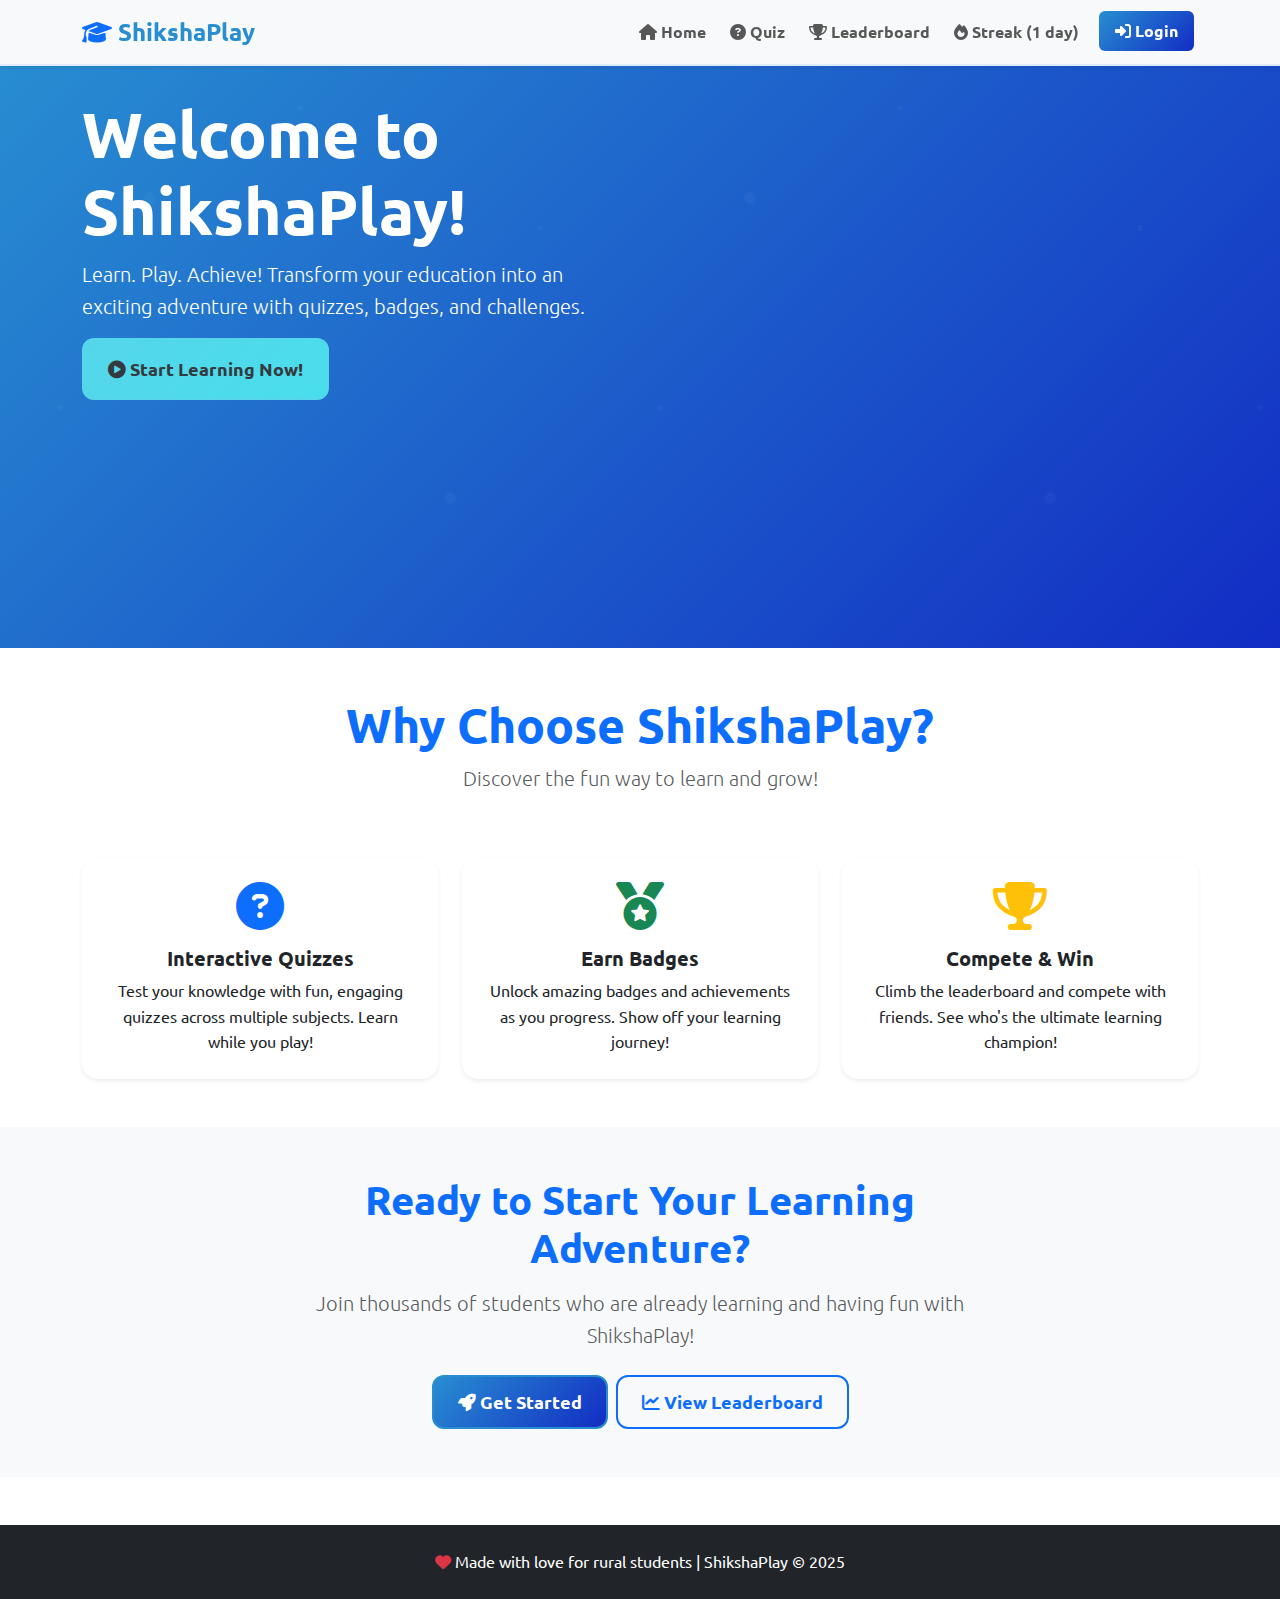
<file: index.html>
<!DOCTYPE html>
<html lang="en">
<head>
    <meta charset="UTF-8">
    <meta name="viewport" content="width=device-width, initial-scale=1.0">
    <title>ShikshaPlay - Learn. Play. Achieve!</title>
    
    <!-- Bootstrap 5 CSS -->
    <link href="https://cdn.jsdelivr.net/npm/bootstrap@5.3.2/dist/css/bootstrap.min.css" rel="stylesheet">
    <!-- Font Awesome -->
    <link rel="stylesheet" href="https://cdnjs.cloudflare.com/ajax/libs/font-awesome/6.4.0/css/all.min.css">
    <!-- Animate.css -->
    <link rel="stylesheet" href="https://cdnjs.cloudflare.com/ajax/libs/animate.css/4.1.1/animate.min.css">
    <!-- Google Fonts (Ubuntu) -->
    <link href="https://fonts.googleapis.com/css2?family=Ubuntu:wght@400;700&display=swap" rel="stylesheet">
    <!-- Custom CSS -->
    <link rel="stylesheet" href="css/style.css">
</head>
<body>
    <!-- Header Component -->
    <header id="header-component">
        <nav class="navbar navbar-expand-lg navbar-light bg-light fixed-top">
            <div class="container">
                <a class="navbar-brand fw-bold" href="index.html">
                    <i class="fas fa-graduation-cap text-primary"></i>
                    ShikshaPlay
                </a>
                
                <button class="navbar-toggler" type="button" data-bs-toggle="collapse" data-bs-target="#navbarNav">
                    <span class="navbar-toggler-icon"></span>
                </button>
                
                <div class="collapse navbar-collapse" id="navbarNav">
                    <ul class="navbar-nav ms-auto">
                        <li class="nav-item">
                            <a class="nav-link" href="index.html"><i class="fas fa-home"></i> Home</a>
                        </li>
                        <li class="nav-item">
                            <a class="nav-link" href="quiz.html"><i class="fas fa-question-circle"></i> Quiz</a>
                        </li>
                        <li class="nav-item">
                            <a class="nav-link" href="leaderboard.html"><i class="fas fa-trophy"></i> Leaderboard</a>
                        </li>
                        <li class="nav-item">
                            <span class="nav-link"><i class="fas fa-fire"></i> Streak (1 day)</span>
                        </li>
                        </li>
                        <li class="nav-item" id="auth-nav">
                            <a class="nav-link btn btn-primary text-white px-3 ms-2" href="login.html">
                                <i class="fas fa-sign-in-alt"></i> Login
                            </a>
                        </li>
                        <li class="nav-item d-none" id="user-profile">
                            <div class="nav-link">
                                <span class="badge bg-success me-2" id="user-points">0 points</span>
                                <span id="user-name">Student</span>
                                <button class="btn btn-sm btn-outline-danger ms-2" onclick="logout()">
                                    <i class="fas fa-sign-out-alt"></i>
                                </button>
                            </div>
                        </li>
                    </ul>
                </div>
            </div>
        </nav>
    </header>

    <!-- Main Content -->
    <main>
        <!-- Hero Section -->
        <section class="hero-section bg-primary text-white py-5 mt-5">
            <div class="container">
                <div class="row align-items-center">
                    <div class="col-lg-6">
                        <h1 class="display-4 fw-bold animate__animated animate__fadeInLeft">
                            <span style="font-size: 4rem;">Welcome to ShikshaPlay!</span>
                        </h1>
                        <p class="lead animate__animated animate__fadeInLeft animate__delay-1s">
                            Learn. Play. Achieve! Transform your education into an exciting adventure with quizzes, badges, and challenges.
                        </p>
                        <button class="btn btn-warning btn-lg px-4 py-3 animate__animated animate__pulse animate__infinite" 
                                onclick="startLearning()">
                            <i class="fas fa-play-circle"></i> Start Learning Now!
                        </button>
                    </div>
                    <div class="col-lg-6 text-center">
                        <!-- Photo removed from right side -->
                    </div>
                </div>
            </div>
        </section>

        <!-- Features Section -->
        <section class="features-section py-5">
            <div class="container">
                <div class="row text-center mb-5">
                    <div class="col-12">
                        <h2 class="display-5 fw-bold text-primary">Why Choose ShikshaPlay?</h2>
                        <p class="lead text-muted">Discover the fun way to learn and grow!</p>
                    </div>
                </div>
                
                <div class="row g-4">
                    <div class="col-md-4">
                        <div class="feature-card card h-100 shadow-sm hover-lift">
                            <div class="card-body text-center p-4">
                                <div class="feature-icon mb-3">
                                    <i class="fas fa-question-circle fa-3x text-primary"></i>
                                </div>
                                <h4 class="card-title">Interactive Quizzes</h4>
                                <p class="card-text">
                                    Test your knowledge with fun, engaging quizzes across multiple subjects. 
                                    Learn while you play!
                                </p>
                            </div>
                        </div>
                    </div>
                    
                    <div class="col-md-4">
                        <div class="feature-card card h-100 shadow-sm hover-lift">
                            <div class="card-body text-center p-4">
                                <div class="feature-icon mb-3">
                                    <i class="fas fa-medal fa-3x text-success"></i>
                                </div>
                                <h4 class="card-title">Earn Badges</h4>
                                <p class="card-text">
                                    Unlock amazing badges and achievements as you progress. 
                                    Show off your learning journey!
                                </p>
                            </div>
                        </div>
                    </div>
                    
                    <div class="col-md-4">
                        <div class="feature-card card h-100 shadow-sm hover-lift">
                            <div class="card-body text-center p-4">
                                <div class="feature-icon mb-3">
                                    <i class="fas fa-trophy fa-3x text-warning"></i>
                                </div>
                                <h4 class="card-title">Compete & Win</h4>
                                <p class="card-text">
                                    Climb the leaderboard and compete with friends. 
                                    See who's the ultimate learning champion!
                                </p>
                            </div>
                        </div>
                    </div>
                </div>
            </div>
        </section>

        <!-- Call to Action Section -->
        <section class="cta-section bg-light py-5">
            <div class="container text-center">
                <div class="row">
                    <div class="col-lg-8 mx-auto">
                        <h3 class="display-6 fw-bold text-primary mb-3">Ready to Start Your Learning Adventure?</h3>
                        <p class="lead text-muted mb-4">
                            Join thousands of students who are already learning and having fun with ShikshaPlay!
                        </p>
                        <div class="d-grid gap-2 d-md-flex justify-content-md-center">
                            <button class="btn btn-primary btn-lg px-4" onclick="startLearning()">
                                <i class="fas fa-rocket"></i> Get Started
                            </button>
                            <button class="btn btn-outline-primary btn-lg px-4" onclick="viewLeaderboard()">
                                <i class="fas fa-chart-line"></i> View Leaderboard
                            </button>
                        </div>
                    </div>
                </div>
            </div>
        </section>
    </main>

    <!-- Footer -->
    <footer class="bg-dark text-white py-4 mt-5">
        <div class="container text-center">
            <p class="mb-0">
                <i class="fas fa-heart text-danger"></i> 
                Made with love for rural students | ShikshaPlay &copy; 2025
            </p>
        </div>
    </footer>

    <!-- Bootstrap JS -->
    <script src="https://cdn.jsdelivr.net/npm/bootstrap@5.3.2/dist/js/bootstrap.bundle.min.js"></script>
    <!-- Custom JS -->
    <script src="js/data.js"></script>
    <script src="js/storage.js"></script>
    <script src="js/app.js"></script>
    <script src="js/auth.js"></script>
</body>
</html>
</file>
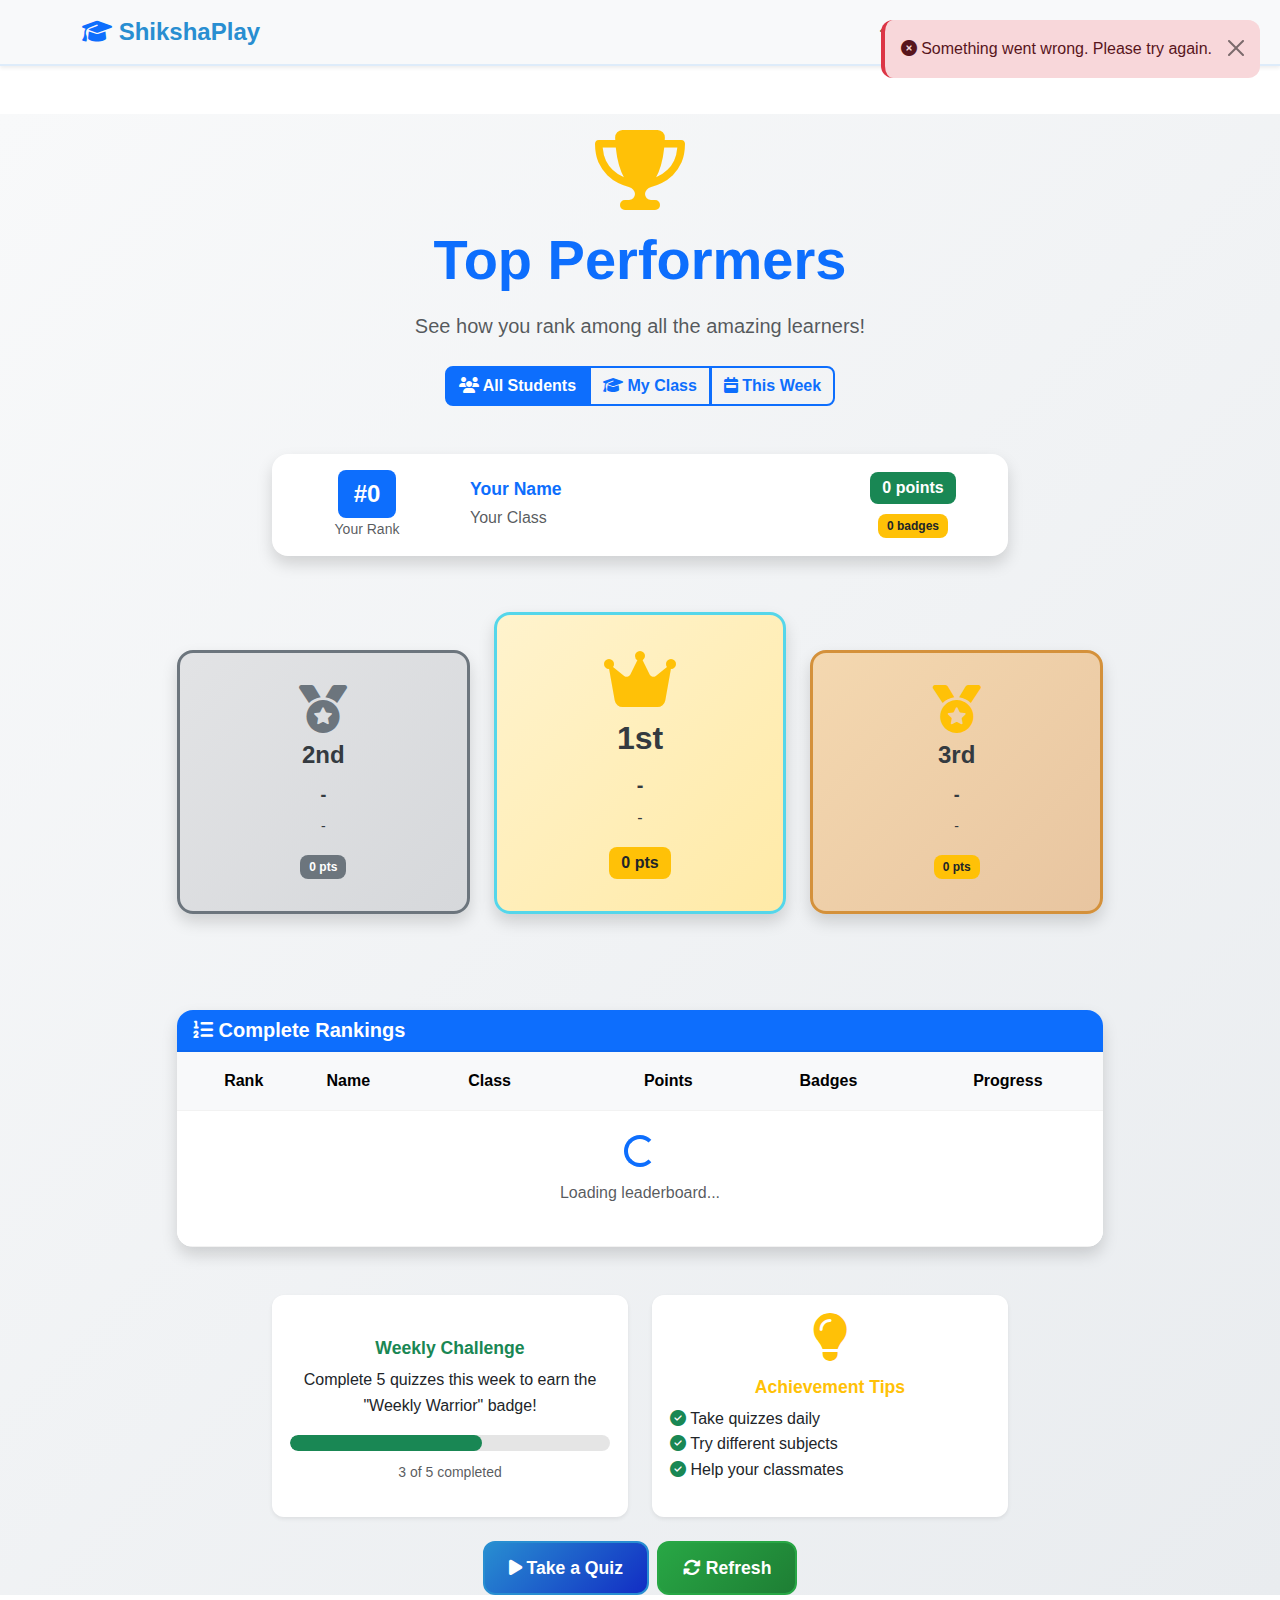
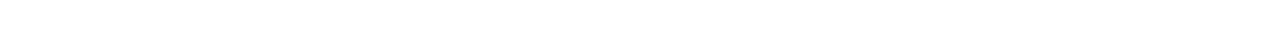
<file: leaderboard.html>
<!DOCTYPE html>
<html lang="en">
<head>
    <meta charset="UTF-8">
    <meta name="viewport" content="width=device-width, initial-scale=1.0">
    <title>Leaderboard - ShikshaPlay</title>
    
    <!-- Bootstrap 5 CSS -->
    <link href="https://cdn.jsdelivr.net/npm/bootstrap@5.3.2/dist/css/bootstrap.min.css" rel="stylesheet">
    <!-- Font Awesome -->
    <link rel="stylesheet" href="https://cdnjs.cloudflare.com/ajax/libs/font-awesome/6.4.0/css/all.min.css">
    <!-- Animate.css -->
    <link rel="stylesheet" href="https://cdnjs.cloudflare.com/ajax/libs/animate.css/4.1.1/animate.min.css">
    <!-- Custom CSS -->
    <link rel="stylesheet" href="css/style.css">
</head>
<body>
    <!-- Header Component -->
    <header id="header-component">
        <nav class="navbar navbar-expand-lg navbar-light bg-light">
            <div class="container">
                <a class="navbar-brand fw-bold" href="index.html">
                    <i class="fas fa-graduation-cap text-primary"></i>
                    ShikshaPlay
                </a>
                
                <div class="navbar-nav">
                    <a class="nav-link" href="index.html">
                        <i class="fas fa-home"></i> Home
                    </a>
                    <a class="nav-link" href="quiz.html">
                        <i class="fas fa-question-circle"></i> Quiz
                    </a>
                    <div class="nav-item">
                        <span class="nav-link">
                            <span class="badge bg-success me-2" id="userPoints">0 points</span>
                            <span id="currentUser">Student</span>
                        </span>
                    </div>
                </div>
            </div>
        </nav>
    </header>

    <!-- Main Content -->
    <main class="leaderboard-page mt-5 pt-3">
        <div class="container">
            <!-- Header Section -->
            <div class="row justify-content-center mb-5">
                <div class="col-lg-10">
                    <div class="text-center">
                        <div class="trophy-icon mb-3 animate__animated animate__bounce">
                            <i class="fas fa-trophy fa-5x text-warning"></i>
                        </div>
                        <h1 class="display-4 text-primary fw-bold mb-3">Top Performers</h1>
                        <p class="lead text-muted">See how you rank among all the amazing learners!</p>
                        
                        <!-- Filter Options -->
                        <div class="filter-options mt-4">
                            <div class="btn-group" role="group">
                                <input type="radio" class="btn-check" name="filterType" id="filterAll" autocomplete="off" checked>
                                <label class="btn btn-outline-primary" for="filterAll" onclick="filterLeaderboard('all')">
                                    <i class="fas fa-users"></i> All Students
                                </label>

                                <input type="radio" class="btn-check" name="filterType" id="filterClass" autocomplete="off">
                                <label class="btn btn-outline-primary" for="filterClass" onclick="filterLeaderboard('class')">
                                    <i class="fas fa-graduation-cap"></i> My Class
                                </label>

                                <input type="radio" class="btn-check" name="filterType" id="filterWeek" autocomplete="off">
                                <label class="btn btn-outline-primary" for="filterWeek" onclick="filterLeaderboard('week')">
                                    <i class="fas fa-calendar-week"></i> This Week
                                </label>
                            </div>
                        </div>
                    </div>
                </div>
            </div>

            <!-- Current User Highlight -->
            <div class="row justify-content-center mb-4" id="currentUserSection">
                <div class="col-lg-8">
                    <div class="current-user-card card shadow border-primary animate__animated animate__fadeInUp">
                        <div class="card-body">
                            <div class="row align-items-center">
                                <div class="col-md-3 text-center">
                                    <div class="rank-badge">
                                        <span class="badge bg-primary fs-4" id="userRank">#0</span>
                                        <p class="small text-muted mb-0">Your Rank</p>
                                    </div>
                                </div>
                                <div class="col-md-6">
                                    <h5 class="mb-1 text-primary fw-bold" id="userNameDisplay">Your Name</h5>
                                    <p class="text-muted mb-0" id="userClassDisplay">Your Class</p>
                                </div>
                                <div class="col-md-3 text-center">
                                    <div class="user-stats">
                                        <div class="mb-2">
                                            <span class="badge bg-success fs-6" id="userPointsDisplay">0 points</span>
                                        </div>
                                        <div>
                                            <span class="badge bg-warning text-dark" id="userBadgesDisplay">0 badges</span>
                                        </div>
                                    </div>
                                </div>
                            </div>
                        </div>
                    </div>
                </div>
            </div>

            <!-- Top 3 Podium -->
            <div class="row justify-content-center mb-5" id="podiumSection">
                <div class="col-lg-10">
                    <div class="podium-container">
                        <div class="row justify-content-center align-items-end">
                            <!-- 2nd Place -->
                            <div class="col-md-4">
                                <div class="podium-card second-place animate__animated animate__fadeInLeft">
                                    <div class="podium-position">
                                        <i class="fas fa-medal fa-3x text-secondary"></i>
                                        <h3>2nd</h3>
                                    </div>
                                    <div class="podium-info">
                                        <h5 id="second-name">-</h5>
                                        <p class="small" id="second-class">-</p>
                                        <span class="badge bg-secondary" id="second-points">0 pts</span>
                                    </div>
                                </div>
                            </div>

                            <!-- 1st Place -->
                            <div class="col-md-4">
                                <div class="podium-card first-place animate__animated animate__fadeInUp">
                                    <div class="podium-position">
                                        <i class="fas fa-crown fa-4x text-warning"></i>
                                        <h2>1st</h2>
                                    </div>
                                    <div class="podium-info">
                                        <h4 id="first-name">-</h4>
                                        <p id="first-class">-</p>
                                        <span class="badge bg-warning text-dark fs-6" id="first-points">0 pts</span>
                                    </div>
                                </div>
                            </div>

                            <!-- 3rd Place -->
                            <div class="col-md-4">
                                <div class="podium-card third-place animate__animated animate__fadeInRight">
                                    <div class="podium-position">
                                        <i class="fas fa-medal fa-3x text-warning"></i>
                                        <h3>3rd</h3>
                                    </div>
                                    <div class="podium-info">
                                        <h5 id="third-name">-</h5>
                                        <p class="small" id="third-class">-</p>
                                        <span class="badge bg-warning text-dark" id="third-points">0 pts</span>
                                    </div>
                                </div>
                            </div>
                        </div>
                    </div>
                </div>
            </div>

            <!-- Rankings Table -->
            <div class="row justify-content-center">
                <div class="col-lg-10">
                    <div class="rankings-table card shadow">
                        <div class="card-header bg-primary text-white">
                            <h4 class="mb-0">
                                <i class="fas fa-list-ol"></i> Complete Rankings
                            </h4>
                        </div>
                        <div class="card-body p-0">
                            <div class="table-responsive">
                                <table class="table table-hover mb-0">
                                    <thead class="table-light">
                                        <tr>
                                            <th class="text-center">Rank</th>
                                            <th>Name</th>
                                            <th>Class</th>
                                            <th class="text-center">Points</th>
                                            <th class="text-center">Badges</th>
                                            <th class="text-center">Progress</th>
                                        </tr>
                                    </thead>
                                    <tbody id="leaderboardTable">
                                        <tr>
                                            <td colspan="6" class="text-center p-4">
                                                <div class="spinner-border text-primary" role="status">
                                                    <span class="visually-hidden">Loading...</span>
                                                </div>
                                                <p class="mt-2 text-muted">Loading leaderboard...</p>
                                            </td>
                                        </tr>
                                    </tbody>
                                </table>
                            </div>
                        </div>
                    </div>
                </div>
            </div>

            <!-- Motivation Section -->
            <div class="row justify-content-center mt-5">
                <div class="col-lg-8">
                    <div class="motivation-section">
                        <div class="row g-4">
                            <div class="col-md-6">
                                <div class="motivation-card card shadow-sm h-100">
                                    <div class="card-body text-center">
                                        <i class="fas fa-target fa-3x text-success mb-3"></i>
                                        <h5 class="card-title text-success">Weekly Challenge</h5>
                                        <p class="card-text">Complete 5 quizzes this week to earn the "Weekly Warrior" badge!</p>
                                        <div class="progress mb-2">
                                            <div class="progress-bar bg-success" style="width: 60%"></div>
                                        </div>
                                        <small class="text-muted">3 of 5 completed</small>
                                    </div>
                                </div>
                            </div>
                            <div class="col-md-6">
                                <div class="motivation-card card shadow-sm h-100">
                                    <div class="card-body text-center">
                                        <i class="fas fa-lightbulb fa-3x text-warning mb-3"></i>
                                        <h5 class="card-title text-warning">Achievement Tips</h5>
                                        <ul class="list-unstyled text-start">
                                            <li><i class="fas fa-check-circle text-success"></i> Take quizzes daily</li>
                                            <li><i class="fas fa-check-circle text-success"></i> Try different subjects</li>
                                            <li><i class="fas fa-check-circle text-success"></i> Help your classmates</li>
                                        </ul>
                                    </div>
                                </div>
                            </div>
                        </div>
                    </div>
                </div>
            </div>

            <!-- Action Buttons -->
            <div class="row justify-content-center mt-4 mb-5">
                <div class="col-lg-6">
                    <div class="d-grid gap-2 d-md-flex justify-content-md-center">
                        <button class="btn btn-primary btn-lg px-4" onclick="takeQuiz()">
                            <i class="fas fa-play"></i> Take a Quiz
                        </button>
                        <button class="btn btn-success btn-lg px-4" onclick="refreshLeaderboard()">
                            <i class="fas fa-sync-alt"></i> Refresh
                        </button>
                    </div>
                </div>
            </div>
        </div>
    </main>

    <!-- Empty State Modal -->
    <div class="modal fade" id="emptyStateModal" tabindex="-1">
        <div class="modal-dialog modal-dialog-centered">
            <div class="modal-content">
                <div class="modal-body text-center p-5">
                    <i class="fas fa-users-slash fa-4x text-muted mb-3"></i>
                    <h4 class="text-muted">No students found</h4>
                    <p class="text-muted">Be the first to start learning and climb the leaderboard!</p>
                    <button type="button" class="btn btn-primary" data-bs-dismiss="modal" onclick="takeQuiz()">
                        <i class="fas fa-rocket"></i> Start Learning
                    </button>
                </div>
            </div>
        </div>
    </div>

    <!-- Bootstrap JS -->
    <script src="https://cdn.jsdelivr.net/npm/bootstrap@5.3.2/dist/js/bootstrap.bundle.min.js"></script>
    <!-- Custom JS -->
    <script src="js/data.js"></script>
    <script src="js/storage.js"></script>
    <script src="js/app.js"></script>
    <script src="js/leaderboard.js"></script>
</body>
</html>
</file>
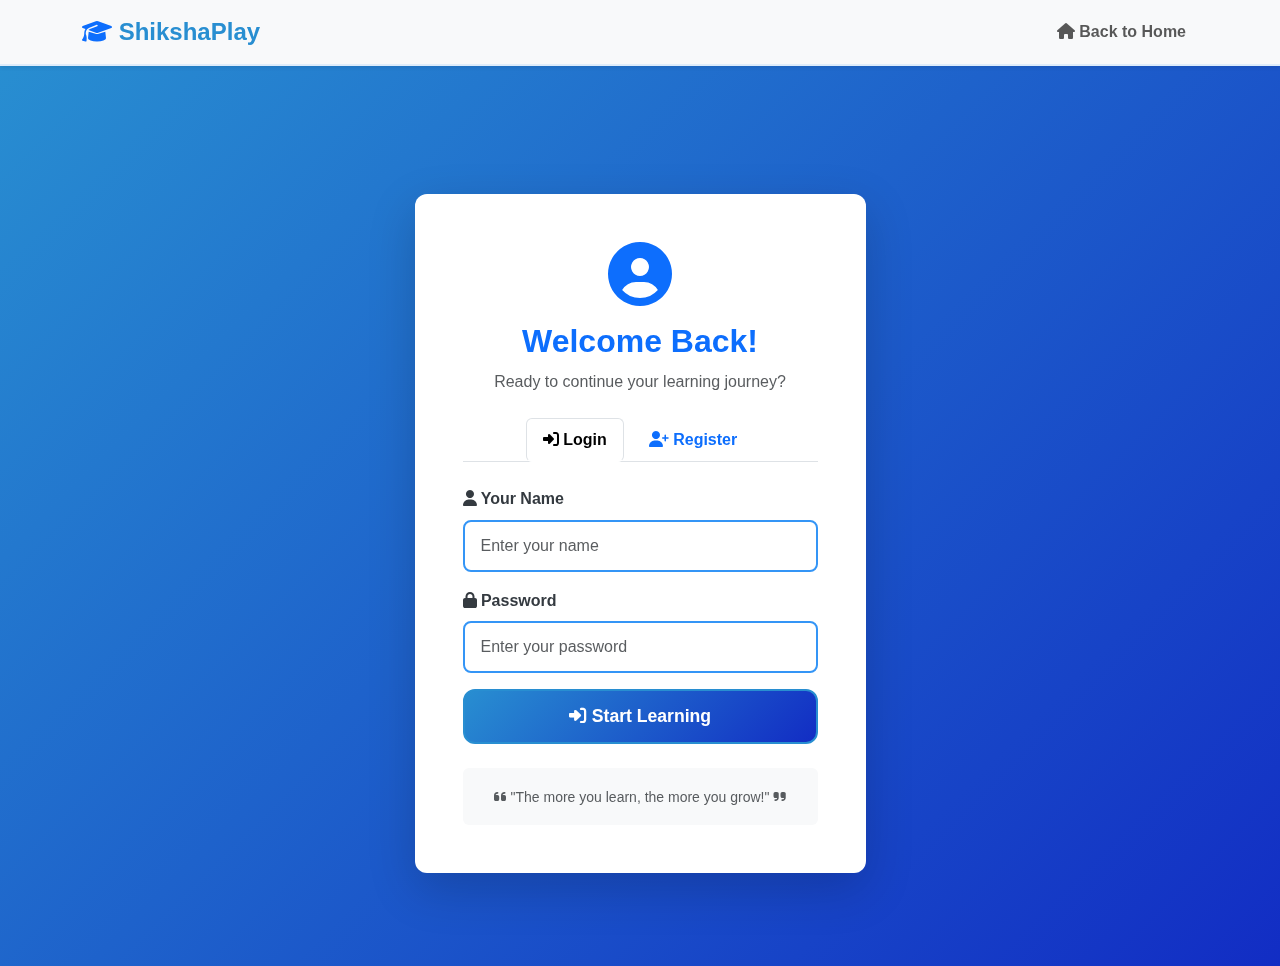
<file: login.html>
<!DOCTYPE html>
<html lang="en">
<head>
    <meta charset="UTF-8">
    <meta name="viewport" content="width=device-width, initial-scale=1.0">
    <title>Login - ShikshaPlay</title>
    
    <!-- Bootstrap 5 CSS -->
    <link href="https://cdn.jsdelivr.net/npm/bootstrap@5.3.2/dist/css/bootstrap.min.css" rel="stylesheet">
    <!-- Font Awesome -->
    <link rel="stylesheet" href="https://cdnjs.cloudflare.com/ajax/libs/font-awesome/6.4.0/css/all.min.css">
    <!-- Animate.css -->
    <link rel="stylesheet" href="https://cdnjs.cloudflare.com/ajax/libs/animate.css/4.1.1/animate.min.css">
    <!-- Custom CSS -->
    <link rel="stylesheet" href="css/style.css">
</head>
<body>
    <!-- Header Component -->
    <header id="header-component">
        <nav class="navbar navbar-expand-lg navbar-light bg-light">
            <div class="container">
                <a class="navbar-brand fw-bold" href="index.html">
                    <i class="fas fa-graduation-cap text-primary"></i>
                    ShikshaPlay
                </a>
                
                <div class="navbar-nav ms-auto">
                    <a class="nav-link" href="index.html">
                        <i class="fas fa-home"></i> Back to Home
                    </a>
                </div>
            </div>
        </nav>
    </header>

    <!-- Main Content -->
    <main class="login-page">
        <div class="container mt-5 pt-5">
            <div class="row justify-content-center">
                <div class="col-md-6 col-lg-5">
                    <div class="card shadow-lg animate__animated animate__fadeInUp">
                        <div class="card-body p-5">
                            <div class="text-center mb-4">
                                <i class="fas fa-user-circle fa-4x text-primary mb-3"></i>
                                <h2 class="card-title text-primary fw-bold">Welcome Back!</h2>
                                <p class="text-muted">Ready to continue your learning journey?</p>
                            </div>

                            <!-- Toggle Tabs -->
                            <ul class="nav nav-tabs justify-content-center mb-4" id="authTabs" role="tablist">
                                <li class="nav-item" role="presentation">
                                    <button class="nav-link active" id="login-tab" data-bs-toggle="tab" 
                                            data-bs-target="#login-form" type="button" role="tab">
                                        <i class="fas fa-sign-in-alt"></i> Login
                                    </button>
                                </li>
                                <li class="nav-item" role="presentation">
                                    <button class="nav-link" id="register-tab" data-bs-toggle="tab" 
                                            data-bs-target="#register-form" type="button" role="tab">
                                        <i class="fas fa-user-plus"></i> Register
                                    </button>
                                </li>
                            </ul>

                            <!-- Tab Content -->
                            <div class="tab-content" id="authTabContent">
                                <!-- Login Form -->
                                <div class="tab-pane fade show active" id="login-form" role="tabpanel">
                                    <form id="loginForm" onsubmit="handleLogin(event)">
                                        <div class="mb-3">
                                            <label for="loginName" class="form-label">
                                                <i class="fas fa-user"></i> Your Name
                                            </label>
                                            <input type="text" class="form-control" id="loginName" 
                                                   placeholder="Enter your name" required>
                                            <div class="invalid-feedback">Please enter your name.</div>
                                        </div>
                                        
                                        <div class="mb-3">
                                            <label for="loginPassword" class="form-label">
                                                <i class="fas fa-lock"></i> Password
                                            </label>
                                            <input type="password" class="form-control" id="loginPassword" 
                                                   placeholder="Enter your password" required minlength="4">
                                            <div class="invalid-feedback">Please enter your password (min 4 characters).</div>
                                        </div>
                                        
                                        <div class="d-grid">
                                            <button type="submit" class="btn btn-primary btn-lg">
                                                <i class="fas fa-sign-in-alt"></i> Start Learning
                                            </button>
                                        </div>
                                    </form>
                                </div>

                                <!-- Register Form -->
                                <div class="tab-pane fade" id="register-form" role="tabpanel">
                                    <form id="registerForm" onsubmit="handleRegister(event)">
                                        <div class="mb-3">
                                            <label for="registerName" class="form-label">
                                                <i class="fas fa-user"></i> Your Name
                                            </label>
                                            <input type="text" class="form-control" id="registerName" 
                                                   placeholder="Enter your name" required>
                                            <div class="invalid-feedback">Please enter your name.</div>
                                        </div>
                                        
                                        <div class="mb-3">
                                            <label for="registerPassword" class="form-label">
                                                <i class="fas fa-lock"></i> Password
                                            </label>
                                            <input type="password" class="form-control" id="registerPassword" 
                                                   placeholder="Create a password" required minlength="4">
                                            <div class="invalid-feedback">Password must be at least 4 characters long.</div>
                                        </div>
                                        
                                        <div class="mb-3 form-check">
                                            <input type="checkbox" class="form-check-input" id="termsCheck" required>
                                            <label class="form-check-label" for="termsCheck">
                                                I agree to the <a href="#">terms & conditions</a>
                                            </label>
                                            <div class="invalid-feedback">You must accept the terms.</div>
                                        </div>
                                        
                                        <div class="d-grid">
                                            <button type="submit" class="btn btn-success btn-lg">
                                                <i class="fas fa-user-plus"></i> Register
                                            </button>
                                        </div>
                                    </form>
                                </div>
                            </div>

                            <!-- Motivational Quote -->
                            <div class="text-center mt-4 p-3 bg-light rounded">
                                <small class="text-muted">
                                    <i class="fas fa-quote-left"></i>
                                    "The more you learn, the more you grow!"
                                    <i class="fas fa-quote-right"></i>
                                </small>
                            </div>
                        </div>
                    </div>
                </div>
            </div>
        </div>

        <!-- Decorative Elements -->
        <div class="floating-elements">
            <div class="floating-icon animate__animated animate__bounce animate__infinite">
                <i class="fas fa-star text-warning"></i>
            </div>
            <div class="floating-icon animate__animated animate__bounce animate__infinite animate__delay-1s">
                <i class="fas fa-book text-primary"></i>
            </div>
            <div class="floating-icon animate__animated animate__bounce animate__infinite animate__delay-2s">
                <i class="fas fa-trophy text-success"></i>
            </div>
        </div>
    </main>

    <!-- Alert Container -->
    <div id="alertContainer" class="position-fixed top-50 start-50 translate-middle" style="z-index: 9999;"></div>

    <!-- Bootstrap JS -->
    <script src="https://cdn.jsdelivr.net/npm/bootstrap@5.3.2/dist/js/bootstrap.bundle.min.js"></script>
    <!-- Custom JS -->
    <script src="js/data.js"></script>
    <script src="js/storage.js"></script>
    <script src="js/app.js"></script>
    <script src="js/auth.js"></script>
</body>
</html>
</file>
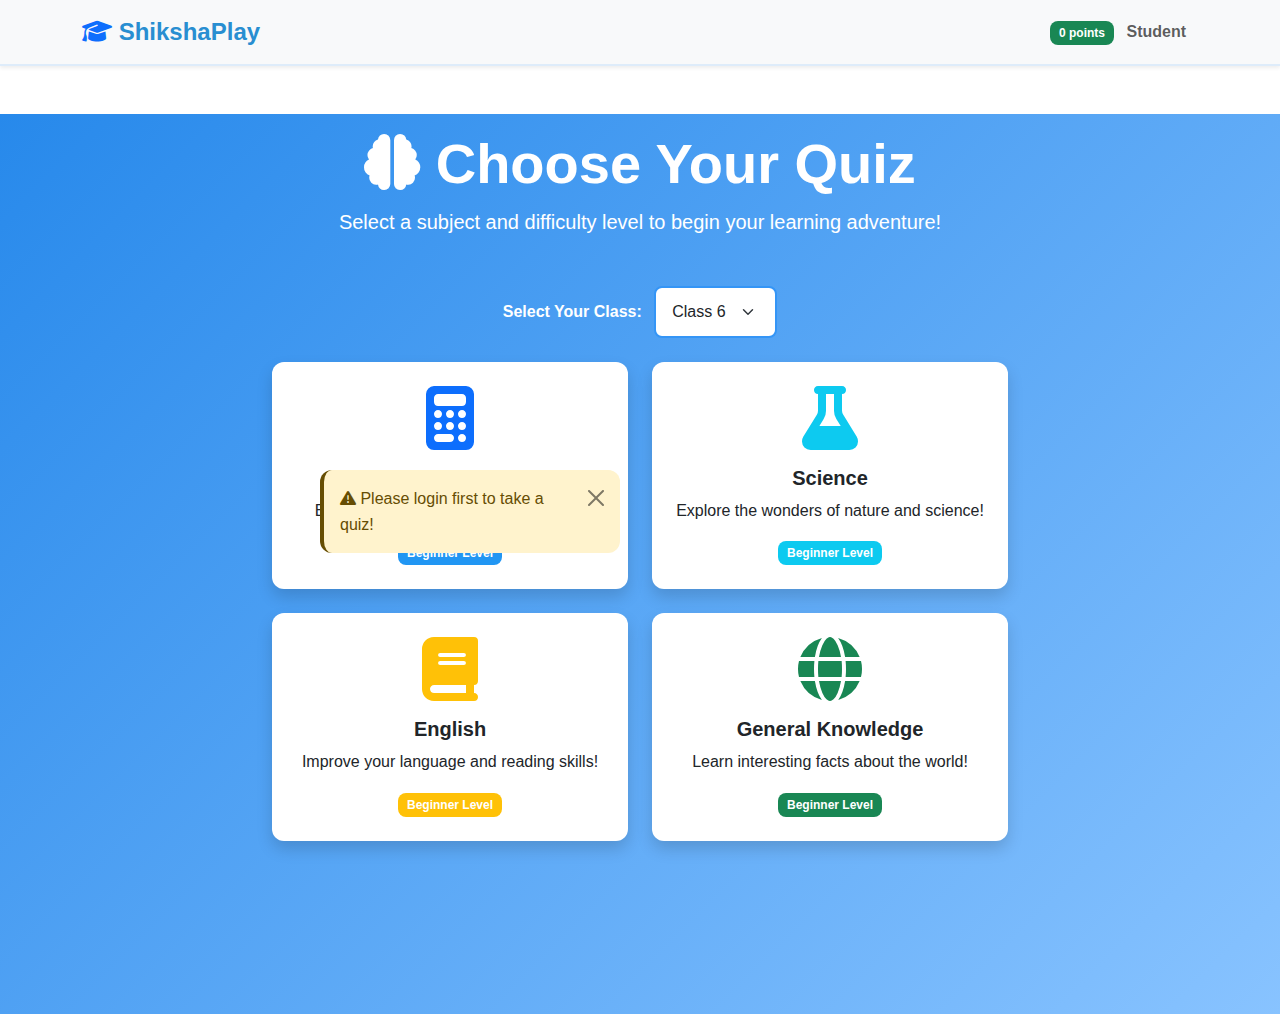
<file: quiz.html>
<!DOCTYPE html>
<html lang="en">
<head>
    <meta charset="UTF-8">
    <meta name="viewport" content="width=device-width, initial-scale=1.0">
    <title>Quiz - ShikshaPlay</title>
    
    <link href="https://cdn.jsdelivr.net/npm/bootstrap@5.3.2/dist/css/bootstrap.min.css" rel="stylesheet">
    <link rel="stylesheet" href="https://cdnjs.cloudflare.com/ajax/libs/font-awesome/6.4.0/css/all.min.css">
    <link rel="stylesheet" href="https://cdnjs.cloudflare.com/ajax/libs/animate.css/4.1.1/animate.min.css">
    <link rel="stylesheet" href="css/style.css">
    <style>
    /* Move the down arrow of the select to the right for the class select */
    #classSelect {
        padding-right: 2.5rem !important;
        background-position: right 1.2rem center !important;
        background-repeat: no-repeat;
    }
    </style>
</head>
<body>
    <header id="header-component">
        <nav class="navbar navbar-expand-lg navbar-light bg-light">
            <div class="container">
                <a class="navbar-brand fw-bold" href="index.html">
                    <i class="fas fa-graduation-cap text-primary"></i>
                    ShikshaPlay
                </a>
                
                <div class="navbar-nav ms-auto">
                    <div class="nav-item">
                        <span class="nav-link">
                            <span class="badge bg-success me-2" id="currentPoints">0 points</span>
                            <span id="currentUser">Student</span>
                        </span>
                    </div>
                </div>
            </div>
        </nav>
    </header>

    <main class="quiz-page mt-5 pt-3">
        <div id="quizSelection" class="container">
            <div class="row justify-content-center">
                <div class="col-lg-8">
                    <div class="text-center mb-5">
                        <h1 class="display-4 fw-bold animate__animated animate__fadeInDown" style="color: white;">
                            <i class="fas fa-brain"></i> Choose Your Quiz
                        </h1>
                        <p class="lead" style="color: white;">Select a subject and difficulty level to begin your learning adventure!</p>
                    </div>

                    <div class="mb-4 text-center">
                        <label for="classSelect" class="form-label fw-bold" style="color: white;">Select Your Class:</label>
                        <select id="classSelect" class="form-select w-auto d-inline-block ms-2">
                            <option value="class6">Class 6</option>
                            <option value="class7">Class 7</option>
                            <option value="class8">Class 8</option>
                            <option value="class9">Class 9</option>
                            <option value="class10">Class 10</option>
                            <option value="class11">Class 11</option>
                            <option value="class12">Class 12</option>
                        </select>
                    </div>
                    <div class="row g-4">
                        <div class="col-md-6">
                            <div class="quiz-category card h-100 shadow hover-lift" onclick="selectQuizWithClass('math')">
                                <div class="card-body text-center p-4">
                                    <i class="fas fa-calculator fa-4x text-primary mb-3"></i>
                                    <h4 class="card-title">Mathematics</h4>
                                    <p class="card-text">Basic math problems and number fun!</p>
                                    <span class="badge" style="background-color: #2196f3; color: white;">Beginner Level</span>
                                </div>
                            </div>
                        </div>
                         <div class="col-md-6">
                            <div class="quiz-category card h-100 shadow hover-lift" onclick="selectQuizWithClass('science')">
                                <div class="card-body text-center p-4">
                                    <i class="fas fa-flask fa-4x text-info mb-3"></i>
                                    <h4 class="card-title">Science</h4>
                                    <p class="card-text">Explore the wonders of nature and science!</p>
                                    <span class="badge bg-info">Beginner Level</span>
                                </div>
                            </div>
                        </div>

                        <div class="col-md-6">
                            <div class="quiz-category card h-100 shadow hover-lift" onclick="selectQuizWithClass('english')">
                                <div class="card-body text-center p-4">
                                    <i class="fas fa-book fa-4x text-warning mb-3"></i>
                                    <h4 class="card-title">English</h4>
                                    <p class="card-text">Improve your language and reading skills!</p>
                                    <span class="badge bg-warning">Beginner Level</span>
                                </div>
                            </div>
                        </div>

                        <div class="col-md-6">
                            <div class="quiz-category card h-100 shadow hover-lift" onclick="selectQuizWithClass('gk')">
                                <div class="card-body text-center p-4">
                                    <i class="fas fa-globe fa-4x text-success mb-3"></i>
                                    <h4 class="card-title">General Knowledge</h4>
                                    <p class="card-text">Learn interesting facts about the world!</p>
                                    <span class="badge bg-success">Beginner Level</span>
                                </div>
                            </div>
                        </div>
                    </div>
                </div>
            </div>
        </div>

        <div id="quizGame" class="container d-none">
            <div class="row justify-content-center mb-4">
                <div class="col-lg-8">
                    <div class="quiz-progress card shadow-sm">
                        <div class="card-body">
                            <div class="row align-items-center">
                                <div class="col-md-6">
                                    <h5 class="mb-1">
                                        <i class="fas fa-question-circle text-primary"></i>
                                        Question <span id="questionNumber">1</span> of <span id="totalQuestions">10</span>
                                    </h5>
                                    <div class="progress" style="height: 8px;">
                                        <div class="progress-bar progress-bar-animated" id="progressBar" 
                                             role="progressbar" style="width: 10%"></div>
                                    </div>
                                </div>
                                <div class="col-md-6 text-md-end mt-2 mt-md-0">
                                    <span class="badge bg-primary fs-6">
                                        <i class="fas fa-star"></i> <span id="quizPoints">0</span> Points
                                    </span>
                                    <span class="badge bg-info fs-6 ms-2" id="quizSubject">Subject</span>
                                </div>
                            </div>
                        </div>
                    </div>
                </div>
            </div>

            <div class="row justify-content-center">
                <div class="col-lg-8">
                    <div class="question-card card shadow-lg animate__animated animate__fadeIn">
                        <div class="card-body p-5">
                            <div class="question-text mb-4">
                                <h3 class="text-center text-primary fw-bold" id="questionText">
                                    Loading question...
                                </h3>
                            </div>

                            <div class="answer-options" id="answerOptions">
                                <div class="d-grid gap-3">
                                    <button class="btn btn-outline-primary btn-lg text-start answer-btn" 
                                            onclick="selectAnswer(0)" id="option0">
                                        <span class="option-letter">A</span>
                                        <span class="option-text">Option A</span>
                                    </button>
                                    <button class="btn btn-outline-primary btn-lg text-start answer-btn" 
                                            onclick="selectAnswer(1)" id="option1">
                                        <span class="option-letter">B</span>
                                        <span class="option-text">Option B</span>
                                    </button>
                                    <button class="btn btn-outline-primary btn-lg text-start answer-btn" 
                                            onclick="selectAnswer(2)" id="option2">
                                        <span class="option-letter">C</span>
                                        <span class="option-text">Option C</span>
                                    </button>
                                </div>
                            </div>

                            <div class="quiz-actions mt-4 text-center">
                                <button class="btn btn-success btn-lg px-4 me-3 d-none" id="submitBtn" onclick="submitAnswer()">
                                    <i class="fas fa-check"></i> Submit Answer
                                </button>
                                <button class="btn btn-primary btn-lg px-4 d-none" id="nextBtn" onclick="nextQuestion()">
                                    <i class="fas fa-arrow-right"></i> Next Question
                                </button>
                                <button class="btn btn-warning btn-lg px-4 d-none" id="finishBtn" onclick="finishQuiz()">
                                    <i class="fas fa-flag-checkered"></i> Finish Quiz
                                </button>
                            </div>

                            <div class="feedback-section mt-4 d-none" id="feedbackSection">
                                <div class="alert alert-success animate__animated animate__fadeIn" id="correctFeedback">
                                    <i class="fas fa-check-circle"></i>
                                    <strong>Correct!</strong> Well done! <span id="correctMessage"></span>
                                </div>
                                <div class="alert alert-danger animate__animated animate__fadeIn" id="incorrectFeedback">
                                    <i class="fas fa-times-circle"></i>
                                    <strong>Not quite right.</strong> <span id="incorrectMessage"></span>
                                </div>
                            </div>
                        </div>
                    </div>
                </div>
            </div>

            <div class="row justify-content-center mt-3">
                <div class="col-lg-8 text-center">
                    <div class="encouragement-message" id="encouragementMessage">
                        <span class="badge bg-light text-dark p-2">
                            <i class="fas fa-heart text-danger"></i>
                            You're doing great! Keep it up!
                        </span>
                    </div>
                </div>
            </div>
        </div>
    </main>

    <div id="alertContainer" class="position-fixed top-50 start-50 translate-middle" style="z-index: 9999;"></div>

    <div id="loadingOverlay" class="loading-overlay d-none">
        <div class="text-center">
            <div class="spinner-border text-primary" style="width: 3rem; height: 3rem;" role="status">
                <span class="visually-hidden">Loading...</span>
            </div>
            <p class="mt-3 text-white">Loading your quiz...</p>
        </div>
    </div>

    <script src="https://cdn.jsdelivr.net/npm/bootstrap@5.3.2/dist/js/bootstrap.bundle.min.js"></script>
    <script src="js/data.js"></script>
    <script src="js/storage.js"></script>
    <script src="js/badges.js"></script>
    <script src="js/app.js"></script>
    <script>
    // Helper to map class to level for getQuizForSubject
    function classToLevel(className) {
        switch(className) {
            case 'class6': return 'beginner';
            case 'class7': return 'elementary';
            case 'class8': return 'intermediate';
            case 'class9': return 'highschool';
            case 'class10': return 'highschool';
            case 'class11': return 'seniorhigh';
            case 'class12': return 'seniorhigh';
            default: return 'beginner';
        }
    }
    function selectQuizWithClass(subject) {
        var classSelect = document.getElementById('classSelect');
        var classValue = classSelect ? classSelect.value : 'class6';
        var level = classToLevel(classValue);
        // Use the original selectQuiz function
        selectQuiz(subject, level);
    }
    </script>
    <script src="js/quiz.js"></script>
</body>
</html>
</file>
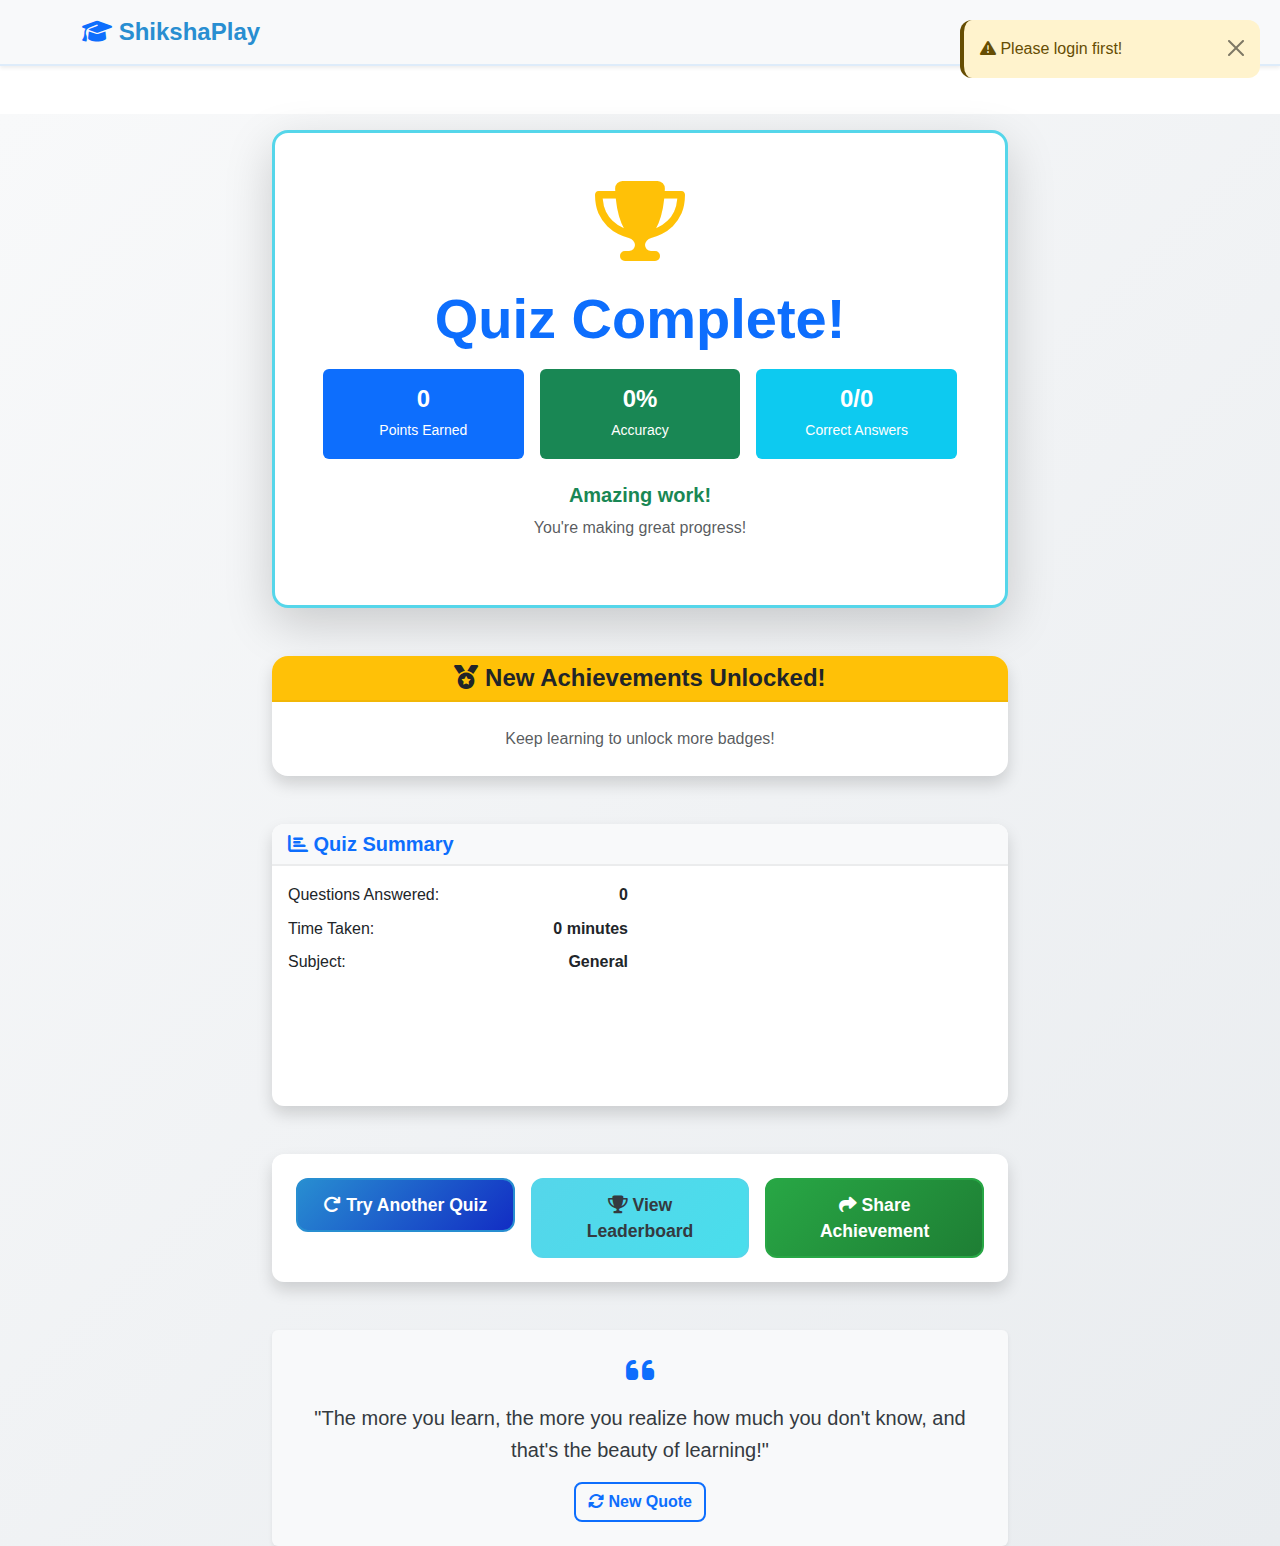
<file: results.html>
<!DOCTYPE html>
<html lang="en">
<head>
    <meta charset="UTF-8">
    <meta name="viewport" content="width=device-width, initial-scale=1.0">
    <title>Results - ShikshaPlay</title>
    
    <!-- Bootstrap 5 CSS -->
    <link href="https://cdn.jsdelivr.net/npm/bootstrap@5.3.2/dist/css/bootstrap.min.css" rel="stylesheet">
    <!-- Font Awesome -->
    <link rel="stylesheet" href="https://cdnjs.cloudflare.com/ajax/libs/font-awesome/6.4.0/css/all.min.css">
    <!-- Animate.css -->
    <link rel="stylesheet" href="https://cdnjs.cloudflare.com/ajax/libs/animate.css/4.1.1/animate.min.css">
    <!-- Custom CSS -->
    <link rel="stylesheet" href="css/style.css">
</head>
<body>
    <!-- Header Component -->
    <header id="header-component">
        <nav class="navbar navbar-expand-lg navbar-light bg-light">
            <div class="container">
                <a class="navbar-brand fw-bold" href="index.html">
                    <i class="fas fa-graduation-cap text-primary"></i>
                    ShikshaPlay
                </a>
                
                <div class="navbar-nav ms-auto">
                    <div class="nav-item">
                        <span class="nav-link">
                            <span class="badge bg-success me-2" id="totalUserPoints">0 points</span>
                            <span id="currentUser">Student</span>
                        </span>
                    </div>
                </div>
            </div>
        </nav>
    </header>

    <!-- Main Content -->
    <main class="results-page mt-5 pt-3">
        <div class="container">
            <!-- Score Celebration Section -->
            <div class="row justify-content-center mb-5">
                <div class="col-lg-8">
                    <div class="score-celebration card shadow-lg animate__animated animate__bounceIn">
                        <div class="card-body text-center p-5">
                            <div class="celebration-icon mb-4">
                                <i class="fas fa-trophy fa-5x text-warning animate__animated animate__tada"></i>
                            </div>
                            
                            <h1 class="display-4 text-primary fw-bold mb-3">Quiz Complete!</h1>
                            
                            <div class="score-display mb-4">
                                <div class="row g-3">
                                    <div class="col-md-4">
                                        <div class="score-card bg-primary text-white p-3 rounded">
                                            <h3 class="mb-1" id="pointsEarned">0</h3>
                                            <small>Points Earned</small>
                                        </div>
                                    </div>
                                    <div class="col-md-4">
                                        <div class="score-card bg-success text-white p-3 rounded">
                                            <h3 class="mb-1" id="percentageScore">0%</h3>
                                            <small>Accuracy</small>
                                        </div>
                                    </div>
                                    <div class="col-md-4">
                                        <div class="score-card bg-info text-white p-3 rounded">
                                            <h3 class="mb-1" id="correctAnswers">0/0</h3>
                                            <small>Correct Answers</small>
                                        </div>
                                    </div>
                                </div>
                            </div>
                            
                            <div class="performance-message">
                                <h4 class="text-success fw-bold" id="performanceMessage">Amazing work!</h4>
                                <p class="text-muted" id="performanceDescription">You're making great progress!</p>
                            </div>
                        </div>
                    </div>
                </div>
            </div>

            <!-- Badges Section -->
            <div class="row justify-content-center mb-5" id="badgesSection">
                <div class="col-lg-8">
                    <div class="badges-earned card shadow">
                        <div class="card-header bg-warning text-dark text-center">
                            <h3 class="mb-0">
                                <i class="fas fa-medal"></i> New Achievements Unlocked!
                            </h3>
                        </div>
                        <div class="card-body p-4">
                            <div class="row justify-content-center" id="newBadges">
                                <!-- Badges will be dynamically inserted here -->
                            </div>
                            <div class="text-center" id="noBadges">
                                <p class="text-muted mb-0">Keep learning to unlock more badges!</p>
                            </div>
                        </div>
                    </div>
                </div>
            </div>

            <!-- Progress Overview -->
            <div class="row justify-content-center mb-5">
                <div class="col-lg-8">
                    <div class="progress-overview card shadow">
                        <div class="card-header bg-light">
                            <h4 class="mb-0 text-primary">
                                <i class="fas fa-chart-bar"></i> Quiz Summary
                            </h4>
                        </div>
                        <div class="card-body">
                            <div class="row g-4">
                                <div class="col-md-6">
                                    <div class="summary-item">
                                        <div class="d-flex justify-content-between align-items-center mb-2">
                                            <span>Questions Answered:</span>
                                            <strong id="questionsAnswered">0</strong>
                                        </div>
                                        <div class="d-flex justify-content-between align-items-center mb-2">
                                            <span>Time Taken:</span>
                                            <strong id="timeTaken">0 minutes</strong>
                                        </div>
                                        <div class="d-flex justify-content-between align-items-center mb-2">
                                            <span>Subject:</span>
                                            <strong id="quizSubject">General</strong>
                                        </div>
                                    </div>
                                </div>
                                <div class="col-md-6">
                                    <div class="progress-chart">
                                        <canvas id="resultChart" width="200" height="200"></canvas>
                                    </div>
                                </div>
                            </div>
                        </div>
                    </div>
                </div>
            </div>

            <!-- Action Buttons -->
            <div class="row justify-content-center mb-5">
                <div class="col-lg-8">
                    <div class="action-buttons card shadow">
                        <div class="card-body p-4">
                            <div class="row g-3">
                                <div class="col-md-4">
                                    <div class="d-grid">
                                        <button class="btn btn-primary btn-lg" onclick="tryAnotherQuiz()">
                                            <i class="fas fa-redo"></i>
                                            Try Another Quiz
                                        </button>
                                    </div>
                                </div>
                                <div class="col-md-4">
                                    <div class="d-grid">
                                        <button class="btn btn-warning btn-lg" onclick="viewLeaderboard()">
                                            <i class="fas fa-trophy"></i>
                                            View Leaderboard
                                        </button>
                                    </div>
                                </div>
                                <div class="col-md-4">
                                    <div class="d-grid">
                                        <button class="btn btn-success btn-lg" onclick="shareAchievement()">
                                            <i class="fas fa-share"></i>
                                            Share Achievement
                                        </button>
                                    </div>
                                </div>
                            </div>
                        </div>
                    </div>
                </div>
            </div>

            <!-- Motivational Quote -->
            <div class="row justify-content-center">
                <div class="col-lg-8">
                    <div class="motivational-quote text-center p-4 bg-light rounded shadow-sm">
                        <i class="fas fa-quote-left text-primary fa-2x mb-3"></i>
                        <blockquote class="blockquote">
                            <p class="mb-3 fs-5" id="motivationalQuote">
                                "The more you learn, the more you realize how much you don't know, and that's the beauty of learning!"
                            </p>
                        </blockquote>
                        <div class="quote-actions mt-3">
                            <button class="btn btn-outline-primary" onclick="getNewQuote()">
                                <i class="fas fa-sync-alt"></i> New Quote
                            </button>
                        </div>
                    </div>
                </div>
            </div>
        </div>
    </main>

    <!-- Badge Unlock Modal -->
    <div class="modal fade" id="badgeModal" tabindex="-1" aria-labelledby="badgeName" aria-hidden="true">
      <div class="modal-dialog modal-dialog-centered">
        <div class="modal-content text-center">
          <div class="modal-header">
            <h5 class="modal-title" id="badgeName"></h5>
          </div>
          <div class="modal-body">
            <p id="badgeDescription"></p>
          </div>
        </div>
      </div>
    </div>

    <!-- Share Modal -->
    <div class="modal fade" id="shareModal" tabindex="-1">
        <div class="modal-dialog modal-dialog-centered">
            <div class="modal-content">
                <div class="modal-header border-0">
                    <h5 class="modal-title">Share Your Achievement</h5>
                    <button type="button" class="btn-close" data-bs-dismiss="modal"></button>
                </div>
                <div class="modal-body text-center">
                    <div class="share-content p-4 bg-light rounded mb-3">
                        <h6>🎉 I just scored <span id="shareScore">0</span>% on ShikshaPlay! 🎉</h6>
                        <p class="small text-muted">Join me in this fun learning adventure!</p>
                    </div>
                    <div class="d-grid gap-2">
                        <button class="btn btn-primary" onclick="copyShareText()">
                            <i class="fas fa-copy"></i> Copy Text
                        </button>
                        <small class="text-success d-none" id="copySuccess">Copied to clipboard!</small>
                    </div>
                </div>
            </div>
        </div>
    </div>

    <!-- Confetti Container -->


    <!-- Bootstrap JS -->
    <script src="https://cdn.jsdelivr.net/npm/bootstrap@5.3.2/dist/js/bootstrap.bundle.min.js"></script>
    <!-- Custom JS -->
    <script src="js/data.js"></script>
    <script src="js/storage.js"></script>
    <script src="js/badges.js"></script>
    <script src="js/app.js"></script>
    <script src="js/results.js"></script>
</body>
</html>
</file>
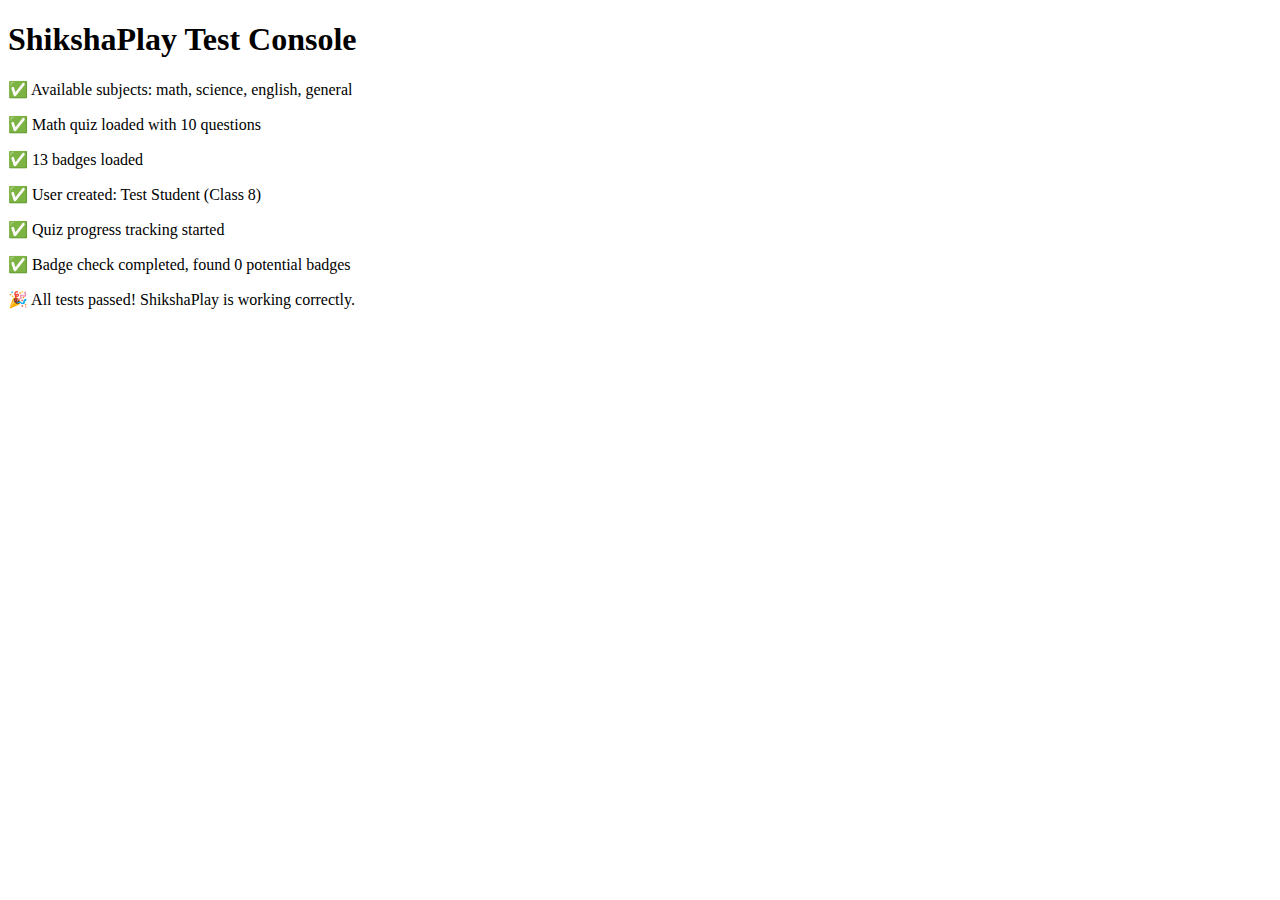
<file: test.html>
<!DOCTYPE html>
<html lang="en">
<head>
    <meta charset="UTF-8">
    <meta name="viewport" content="width=device-width, initial-scale=1.0">
    <title>ShikshaPlay Test</title>
</head>
<body>
    <h1>ShikshaPlay Test Console</h1>
    <div id="output"></div>

    <script src="js/data.js"></script>
    <script src="js/storage.js"></script>
    <script>
        const output = document.getElementById('output');
        
        function log(message) {
            const p = document.createElement('p');
            p.textContent = message;
            output.appendChild(p);
        }

        // Test data loading
        try {
            const subjects = getAvailableSubjects();
            log('✅ Available subjects: ' + subjects.join(', '));
            
            const mathQuiz = getQuizForSubject('math', 'beginner');
            log('✅ Math quiz loaded with ' + mathQuiz.questions.length + ' questions');
            
            const badges = getAllBadges();
            log('✅ ' + badges.length + ' badges loaded');
            
            // Test user manager
            const user = userManager.createUser('Test Student', 'Class 8');
            log('✅ User created: ' + user.name + ' (' + user.class + ')');
            
            // Test quiz progress
            quizProgressManager.startQuiz(mathQuiz);
            log('✅ Quiz progress tracking started');
            
            // Test badge manager
            const newBadges = badgeManager.checkForNewBadges(user);
            log('✅ Badge check completed, found ' + newBadges.length + ' potential badges');
            
            log('🎉 All tests passed! ShikshaPlay is working correctly.');
            
        } catch (error) {
            log('❌ Error: ' + error.message);
            console.error(error);
        }
    </script>
</body>
</html>
</file>
<file: css/style.css>
/* Make selected quiz option visually distinct */
.answer-btn.selected,
.answer-btn.selected:hover,
.answer-btn.selected:focus {
    background-color: #e57c14 !important;
    color: #97effd !important;
    border-color: #80ed99 !important;
    font-weight: bold;
    box-shadow: 0 0 0 2px #1565c0;
    transition: background 0.2s, color 0.2s;
}
/* ShikshaPlay - Custom CSS Styles */

/* ==========================================
   COLOR PALETTE & VARIABLES
   ========================================== */
:root {
    /* Primary Colors */
    --primary-blue: #288ed1;
    --success-green: #28a745;
    --warning-yellow: #55d6ea;
    --light-gray: #f8f9fa;
    --dark-gray: #343a40;
    
    /* Extended Color Palette */
    --primary-dark: #122dc4;
    --primary-light: #b3d9ff;
    --success-dark: #1e7e34;
    --success-light: #b8e6c1;
    --warning-dark: #49deec;
    --warning-light: #fff3cd;
    
    /* Gradients */
    --primary-gradient: linear-gradient(135deg, var(--primary-blue), var(--primary-dark));
    --success-gradient: linear-gradient(135deg, var(--success-green), var(--success-dark));
    --warning-gradient: linear-gradient(135deg, var(--warning-yellow), var(--warning-dark));
    
    /* Shadows */
    --shadow-sm: 0 0.125rem 0.25rem rgba(0, 0, 0, 0.075);
    --shadow-md: 0 0.5rem 1rem rgba(0, 0, 0, 0.15);
    --shadow-lg: 0 1rem 3rem rgba(0, 0, 0, 0.175);
    
    /* Border Radius */
    --border-radius-sm: 0.375rem;
    --border-radius-md: 0.5rem;
    --border-radius-lg: 0.75rem;
    --border-radius-xl: 1rem;
}

/* ==========================================
   TYPOGRAPHY
   ========================================== */
@import url('https://fonts.googleapis.com/css2?family=Ubuntu:wght@400;700&display=swap');

body {
    font-family: 'Ubuntu', Arial, sans-serif;
    font-size: 1rem;
    line-height: 1.6;
    color: var(--dark-gray);
    background-color: #fff;
}

h1, h2, h3, h4, h5, h6,
.display-1, .display-2, .display-3, .display-4, .display-5, .display-6,
.navbar-brand {
    font-family: 'Ubuntu', Arial, sans-serif;
    font-weight: 700;
}

h1 { font-size: 2.5rem; }
h2 { font-size: 2rem; }
h3 { font-size: 1.5rem; }
h4 { font-size: 1.25rem; }
h5 { font-size: 1.1rem; }
h6 { font-size: 1rem; }

/* ==========================================
   CUSTOM BOOTSTRAP OVERRIDES
   ========================================== */

/* Buttons */
.btn {
    border-radius: var(--border-radius-md);
    font-weight: 600;
    text-transform: none;
    transition: all 0.3s ease;
    border-width: 2px;
}

.btn:hover {
    transform: translateY(-2px);
    box-shadow: var(--shadow-md);
}

.btn-primary {
    background: var(--primary-gradient);
    border-color: var(--primary-blue);
}

.btn-primary:hover {
    background: var(--primary-dark);
    border-color: var(--primary-dark);
    transform: translateY(-2px);
}

.btn-success {
    background: var(--success-gradient);
    border-color: var(--success-green);
}

.btn-warning {
    background: var(--warning-gradient);
    border-color: var(--warning-yellow);
    color: var(--dark-gray);
}

.btn-lg {
    padding: 0.75rem 1.5rem;
    font-size: 1.1rem;
    border-radius: var(--border-radius-lg);
}

/* Cards */
.card {
    border: none;
    border-radius: var(--border-radius-lg);
    box-shadow: var(--shadow-sm);
    transition: all 0.3s ease;
    overflow: hidden;
}

.card:hover {
    box-shadow: var(--shadow-md);
}

.card-header {
    border-bottom: 2px solid rgba(0, 0, 0, 0.05);
    font-weight: 600;
}

/* Forms */
.form-control, .form-select {
    border-radius: var(--border-radius-md);
    border: 2px solid #3495f6;
    padding: 0.75rem 1rem;
    font-size: 1rem;
    transition: all 0.3s ease;
}

.form-control:focus, .form-select:focus {
    border-color: var(--primary-blue);
    box-shadow: 0 0 0 0.2rem rgba(0, 123, 255, 0.25);
}

.form-label {
    font-weight: 600;
    color: var(--dark-gray);
    margin-bottom: 0.5rem;
}

/* Navbar */
.navbar {
    box-shadow: var(--shadow-sm);
    border-bottom: 2px solid rgba(0, 123, 255, 0.1);
}

.navbar-brand {
    font-family: 'Ubuntu', Arial, sans-serif;
    font-size: 1.5rem;
    font-weight: 700;
    color: var(--primary-blue) !important;
}

.nav-link {
    font-weight: 600;
    transition: all 0.3s ease;
    border-radius: var(--border-radius-sm);
    margin: 0 0.25rem;
}

.nav-link:hover {
    background-color: rgba(0, 123, 255, 0.1);
    transform: translateY(-1px);
}

/* Badges */
.badge {
    border-radius: var(--border-radius-md);
    font-weight: 600;
    padding: 0.5em 0.75em;
}

/* Alerts */
.alert {
    border: none;
    border-radius: var(--border-radius-lg);
    font-weight: 500;
    border-left: 4px solid;
}

.alert-success {
    border-left-color: var(--success-green);
}

.alert-danger {
    border-left-color: #dc3545;
}

/* ==========================================
   COMPONENT STYLES
   ========================================== */

/* Hero Section */
.hero-section {
    background: var(--primary-gradient);
    min-height: 500px;
    position: relative;
    overflow: hidden;
}

.hero-section::before {
    content: '';
    position: absolute;
    top: 0;
    left: 0;
    right: 0;
    bottom: 0;
    background: url('data:image/svg+xml,<svg xmlns="http://www.w3.org/2000/svg" viewBox="0 0 100 100"><defs><pattern id="grain" width="100" height="100" patternUnits="userSpaceOnUse"><circle cx="25" cy="25" r="1" fill="white" opacity="0.1"/><circle cx="75" cy="75" r="1" fill="white" opacity="0.1"/><circle cx="50" cy="10" r="0.5" fill="white" opacity="0.1"/><circle cx="10" cy="60" r="0.5" fill="white" opacity="0.1"/><circle cx="90" cy="30" r="0.5" fill="white" opacity="0.1"/></pattern></defs><rect width="100" height="100" fill="url(%23grain)"/></svg>');
    opacity: 0.3;
}

.hero-illustration {
    position: relative;
    z-index: 2;
}

/* Feature Cards */
.feature-card {
    transition: all 0.3s ease;
    border-radius: var(--border-radius-xl);
    height: 100%;
}

.feature-card:hover {
    transform: translateY(-10px);
    box-shadow: var(--shadow-lg);
}

.feature-icon {
    transition: all 0.3s ease;
}

.feature-card:hover .feature-icon {
    transform: scale(1.1);
}

.hover-lift {
    transition: all 0.3s ease;
}

.hover-lift:hover {
    transform: translateY(-5px);
}

/* Quiz Styles */
.quiz-page {
    background: linear-gradient(135deg, #2789eb 0%, #88c3ff 100%);
    min-height: 100vh;
}

.quiz-category {
    cursor: pointer;
    transition: all 0.3s ease;
}

.quiz-category:hover {
    transform: scale(1.02);
    box-shadow: var(--shadow-lg);
}

.quiz-progress {
    border-radius: var(--border-radius-lg);
    background: white;
}

.question-card {
    border-radius: var(--border-radius-xl);
    background: white;
    border: 3px solid transparent;
    background-clip: padding-box;
}

.answer-btn {
    border-radius: var(--border-radius-lg);
    padding: 1rem 1.5rem;
    text-align: left;
    transition: all 0.3s ease;
    position: relative;
    background: white;
    border: 2px solid #dee2e6;
    background-color: #f8f9fa; /* default light background */
    color: #222;
    border: 2px solid #1976d2;
    margin-bottom: 10px;
    transition: background 0.2s, color 0.2s;
}

.answer-btn:hover {
    border-color: var(--primary-blue);
    background-color: rgba(0, 123, 255, 0.05);
    transform: translateX(5px);
}

.answer-btn.selected,
.answer-btn.selected:hover,
.answer-btn.selected:focus {
    background-color: #1976d2 !important;
    color: #fff !important;
    border-color: #1976d2 !important;
    font-weight: bold;
}

.answer-btn.correct {
    border-color: var(--success-green);
    background-color: rgba(40, 167, 69, 0.1);
    color: var(--success-green);
}

.answer-btn.incorrect {
    border-color: #dc3545;
    background-color: rgba(220, 53, 69, 0.1);
    color: #dc3545;
}

.option-letter {
    display: inline-block;
    width: 2.5rem;
    height: 2.5rem;
    line-height: 2.5rem;
    text-align: center;
    background: var(--primary-blue);
    color: white;
    border-radius: 50%;
    margin-right: 1rem;
    font-weight: 700;
}

.answer-btn.correct .option-letter {
    background: var(--success-green);
}

.answer-btn.incorrect .option-letter {
    background: #dc3545;
}

/* Results Page */
.results-page {
    background: linear-gradient(135deg, #f8f9fa 0%, #e9ecef 100%);
    min-height: 100vh;
}

.score-celebration {
    border-radius: var(--border-radius-xl);
    background: white;
    border: 3px solid var(--warning-yellow);
}

.celebration-icon {
    animation: celebrationBounce 2s infinite;
}

@keyframes celebrationBounce {
    0%, 20%, 50%, 80%, 100% {
        transform: translateY(0);
    }
    40% {
        transform: translateY(-20px);
    }
    60% {
        transform: translateY(-10px);
    }
}

.score-card {
    border-radius: var(--border-radius-lg);
    transition: all 0.3s ease;
}

.score-card:hover {
    transform: scale(1.05);
}

.badges-earned {
    border-radius: var(--border-radius-xl);
}

.badge-item {
    text-align: center;
    padding: 1rem;
    transition: all 0.3s ease;
}

.badge-item:hover {
    transform: scale(1.1);
}

.badge-icon {
    font-size: 3rem;
    margin-bottom: 0.5rem;
    filter: drop-shadow(0 4px 8px rgba(0, 0, 0, 0.2));
}

/* Leaderboard Styles */
.leaderboard-page {
    background: linear-gradient(135deg, #f8f9fa 0%, #e9ecef 100%);
    min-height: 100vh;
}

.current-user-card {
    border-radius: var(--border-radius-xl);
    background: white;
}

.rank-badge .badge {
    font-size: 1.5rem;
    padding: 0.75rem 1rem;
}

.podium-container {
    margin: 2rem 0;
}

.podium-card {
    background: white;
    border-radius: var(--border-radius-xl);
    padding: 2rem 1rem;
    text-align: center;
    box-shadow: var(--shadow-md);
    margin-bottom: 1rem;
    transition: all 0.3s ease;
}

.podium-card:hover {
    transform: translateY(-5px);
    box-shadow: var(--shadow-lg);
}

.first-place {
    background: linear-gradient(135deg, #fff3cd, #ffeaa7);
    border: 3px solid var(--warning-yellow);
    margin-top: 0;
}

.second-place {
    background: linear-gradient(135deg, #e2e3e5, #d6d8db);
    border: 3px solid #6c757d;
    margin-top: 1rem;
}

.third-place {
    background: linear-gradient(135deg, #f4d8b0, #e8c5a0);
    border: 3px solid #d4913b;
    margin-top: 1rem;
}

.podium-position {
    margin-bottom: 1rem;
}

.podium-position i {
    margin-bottom: 0.5rem;
}

.rankings-table {
    border-radius: var(--border-radius-xl);
    overflow: hidden;
}

.table td, .table th {
    padding: 1rem;
    vertical-align: middle;
    border-color: rgba(0, 0, 0, 0.05);
}

.table tbody tr:hover {
    background-color: rgba(0, 123, 255, 0.05);
    transform: scale(1.01);
    transition: all 0.3s ease;
}

.user-row {
    background-color: rgba(0, 123, 255, 0.1) !important;
    border-left: 4px solid var(--primary-blue);
}

/* Login Page */
.login-page {
    background: linear-gradient(135deg, var(--primary-blue), var(--primary-dark));
    min-height: 100vh;
    padding: 2rem 0;
}

.floating-elements {
    position: fixed;
    top: 0;
    left: 0;
    width: 100%;
    height: 100%;
    pointer-events: none;
    z-index: -1;
}

.floating-icon {
    position: absolute;
    font-size: 2rem;
    opacity: 0.2;
}

.floating-icon:nth-child(1) {
    top: 20%;
    left: 10%;
    animation-delay: 0s;
}

.floating-icon:nth-child(2) {
    top: 60%;
    right: 15%;
    animation-delay: 1s;
}

.floating-icon:nth-child(3) {
    bottom: 30%;
    left: 20%;
    animation-delay: 2s;
}

/* Loading Overlay */
.loading-overlay {
    position: fixed;
    top: 0;
    left: 0;
    width: 100%;
    height: 100%;
    background: rgba(0, 0, 0, 0.8);
    display: flex;
    align-items: center;
    justify-content: center;
    z-index: 9999;
}

/* Progress Bars */
.progress {
    height: 1rem;
    border-radius: var(--border-radius-md);
    background-color: rgba(0, 0, 0, 0.1);
}

.progress-bar {
    border-radius: var(--border-radius-md);
    transition: width 0.6s ease;
}

/* Motivation Cards */
.motivation-card {
    border-radius: var(--border-radius-lg);
    border: 2px solid transparent;
    transition: all 0.3s ease;
}

.motivation-card:hover {
    border-color: var(--primary-blue);
    transform: translateY(-3px);
}

/* Confetti Animation */
.confetti {
    position: absolute;
    width: 10px;
    height: 10px;
    background: var(--warning-yellow);
    animation: confetti-fall 3s linear forwards;
}

@keyframes confetti-fall {
    0% {
        transform: translateY(-100vh) rotate(0deg);
        opacity: 1;
    }
    100% {
        transform: translateY(100vh) rotate(720deg);
        opacity: 0;
    }
}

/* ==========================================
   RESPONSIVE DESIGN
   ========================================== */

/* Mobile Optimizations */
@media (max-width: 768px) {
    h1 { font-size: 2rem; }
    h2 { font-size: 1.75rem; }
    .display-4 { font-size: 2.5rem; }
    
    .hero-section {
        min-height: 400px;
        padding: 3rem 0;
    }
    
    .btn-lg {
        padding: 0.75rem 1.25rem;
        font-size: 1rem;
    }
    
    .card-body {
        padding: 1.5rem;
    }
    
    .podium-card {
        padding: 1.5rem 0.75rem;
        margin-bottom: 0.5rem;
    }
    
    .question-card .card-body {
        padding: 2rem;
    }
    
    .answer-btn {
        padding: 0.75rem 1rem;
        font-size: 0.9rem;
        transform: translateX(0) !important;
    }
    
    .answer-btn:hover {
        transform: translateX(2px) !important;
    }
    
    .option-letter {
        width: 2rem;
        height: 2rem;
        line-height: 2rem;
        font-size: 0.875rem;
    }
    
    .floating-icon {
        font-size: 1.5rem;
    }
    
    /* Mobile-specific optimizations */
    .navbar-nav {
        text-align: center;
    }
    
    .nav-link {
        padding: 0.75rem 1rem;
    }
    
    .feature-card {
        margin-bottom: 1rem;
    }
    
    .score-card {
        margin-bottom: 1rem;
    }
    
    .quiz-progress .row {
        text-align: center;
    }
    
    .quiz-progress .col-md-6:first-child {
        margin-bottom: 1rem;
    }
    
    /* Touch-friendly interactions */
    .btn, .answer-btn, .card {
        min-height: 44px;
    }
    
    .form-control, .form-select {
        min-height: 44px;
        font-size: 16px; /* Prevents zoom on iOS */
    }
    
    /* Mobile leaderboard */
    .table-responsive {
        font-size: 0.875rem;
    }
    
    .podium-container .row {
        flex-direction: column;
        align-items: center;
    }
    
    .podium-card {
        width: 100%;
        max-width: 300px;
        margin: 0.5rem 0;
    }
    
    /* Mobile badge display */
    .badge-item {
        padding: 1rem 0.5rem;
    }
    
    .badge-icon {
        font-size: 2.5rem !important;
    }
}

/* Tablet Optimizations */
@media (min-width: 768px) and (max-width: 992px) {
    .hero-section {
        min-height: 450px;
    }
    
    .podium-card {
        padding: 1.75rem 1rem;
    }
    
    /* Tablet-specific adjustments */
    .quiz-category {
        margin-bottom: 1.5rem;
    }
    
    .feature-card {
        height: auto;
        min-height: 250px;
    }
    
    .answer-btn {
        padding: 1rem 1.25rem;
    }
    
    .question-card .card-body {
        padding: 2.5rem;
    }
    
    /* Better tablet podium layout */
    .podium-container .col-md-4 {
        margin-bottom: 1rem;
    }
}

/* Large Screen Optimizations */
@media (min-width: 1200px) {
    .container {
        max-width: 1140px;
    }
    
    .hero-section {
        min-height: 600px;
    }
    
    /* Enhanced large screen experience */
    .feature-card {
        transition: all 0.3s ease;
    }
    
    .feature-card:hover {
        transform: translateY(-15px) scale(1.02);
    }
    
    .question-card {
        max-width: 900px;
        margin: 0 auto;
    }
    
    .answer-btn:hover {
        transform: translateX(10px) scale(1.02);
    }
    
    /* Large screen podium */
    .podium-card {
        transition: all 0.4s ease;
    }
    
    .podium-card:hover {
        transform: translateY(-10px) scale(1.05);
    }
}

/* Extra Large Screen Optimizations */
@media (min-width: 1400px) {
    .container {
        max-width: 1320px;
    }
    
    .hero-section {
        min-height: 650px;
    }
    
    .display-4 {
        font-size: 3.5rem;
    }
    
    .question-card .card-body {
        padding: 4rem;
    }
}

/* ==========================================
   ACCESSIBILITY & ANIMATION PREFERENCES
   ========================================== */

/* Respect reduced motion preferences */
@media (prefers-reduced-motion: reduce) {
    *,
    *::before,
    *::after {
        animation-duration: 0.01ms !important;
        animation-iteration-count: 1 !important;
        transition-duration: 0.01ms !important;
    }
}

/* High contrast mode support */
@media (prefers-contrast: high) {
    .btn {
        border-width: 3px;
    }
    
    .card {
        border: 2px solid var(--dark-gray);
    }
    
    .answer-btn {
        border-width: 3px;
    }
}

/* Focus indicators for keyboard navigation */
.btn:focus,
.form-control:focus,
.form-select:focus,
.answer-btn:focus {
    outline: 3px solid var(--warning-yellow);
    outline-offset: 2px;
}

/* Advanced Mobile Touch Optimizations */
@media (max-width: 480px) {
    /* Extra small screens */
    .hero-section {
        min-height: 350px;
        padding: 2rem 0;
    }
    
    .display-4 {
        font-size: 2rem;
    }
    
    .lead {
        font-size: 1rem;
    }
    
    .btn-lg {
        padding: 0.625rem 1rem;
        font-size: 0.9rem;
    }
    
    .card-body {
        padding: 1rem;
    }
    
    .question-card .card-body {
        padding: 1.5rem;
    }
    
    .answer-btn {
        padding: 0.625rem 0.875rem;
        font-size: 0.875rem;
        margin-bottom: 0.5rem;
    }
    
    .option-letter {
        width: 1.75rem;
        height: 1.75rem;
        line-height: 1.75rem;
        font-size: 0.75rem;
        margin-right: 0.75rem;
    }
    
    .progress {
        height: 0.75rem;
    }
    
    .quiz-progress .card-body {
        padding: 0.75rem;
    }
    
    .badge {
        font-size: 0.7rem;
        padding: 0.25rem 0.5rem;
    }
    
    .table {
        font-size: 0.75rem;
    }
    
    .podium-card {
        padding: 1rem 0.5rem;
    }
    
    .modal-content {
        margin: 1rem;
    }
    
    .floating-icon {
        font-size: 1.25rem;
    }
}

/* Landscape Mobile Optimization */
@media (max-height: 500px) and (orientation: landscape) {
    .hero-section {
        min-height: 300px;
        padding: 1.5rem 0;
    }
    
    .display-4 {
        font-size: 1.75rem;
    }
    
    .navbar {
        padding: 0.25rem 0;
    }
    
    .question-card .card-body {
        padding: 1.5rem;
    }
    
    .modal-dialog {
        margin: 0.5rem;
    }
}

/* High DPI / Retina Display Optimizations */
@media (-webkit-min-device-pixel-ratio: 2), (min-resolution: 192dpi) {
    .badge-icon {
        image-rendering: -webkit-optimize-contrast;
        image-rendering: crisp-edges;
    }
    
    .option-letter {
        text-rendering: optimizeLegibility;
    }
}

/* Dark Mode Support (for future) */
@media (prefers-color-scheme: dark) {
    /* Placeholder for dark mode styles */
    .card {
        box-shadow: 0 4px 6px rgba(255, 255, 255, 0.1);
    }
}

/* Print styles */
@media print {
    .navbar,
    .floating-elements,
    .btn,
    .modal {
        display: none !important;
    }
    
    .card {
        border: 1px solid #000;
        box-shadow: none;
        break-inside: avoid;
    }
    
    body {
        background: white;
        color: black;
        font-size: 12pt;
    }
    
    h1, h2, h3, h4, h5, h6 {
        page-break-after: avoid;
    }
    
    .hero-section {
        background: none !important;
        color: black !important;
    }
}
</file>
